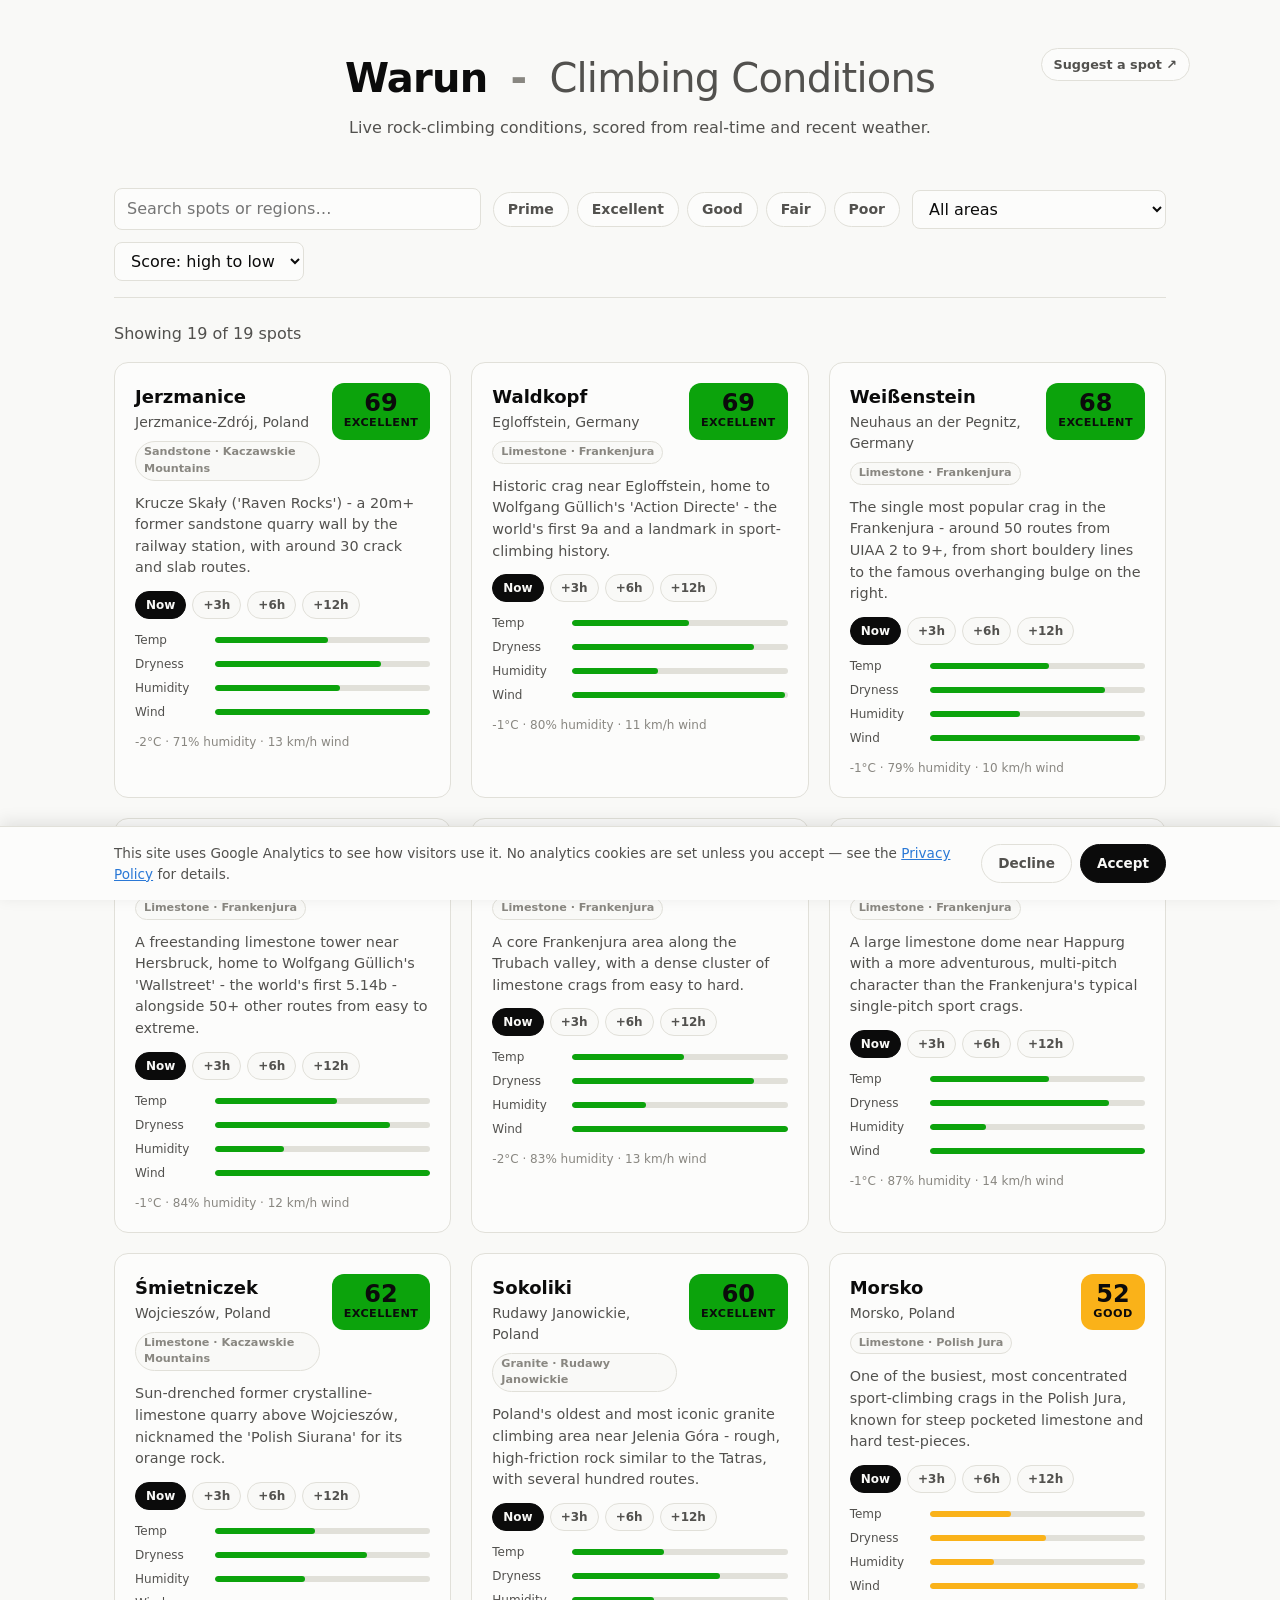
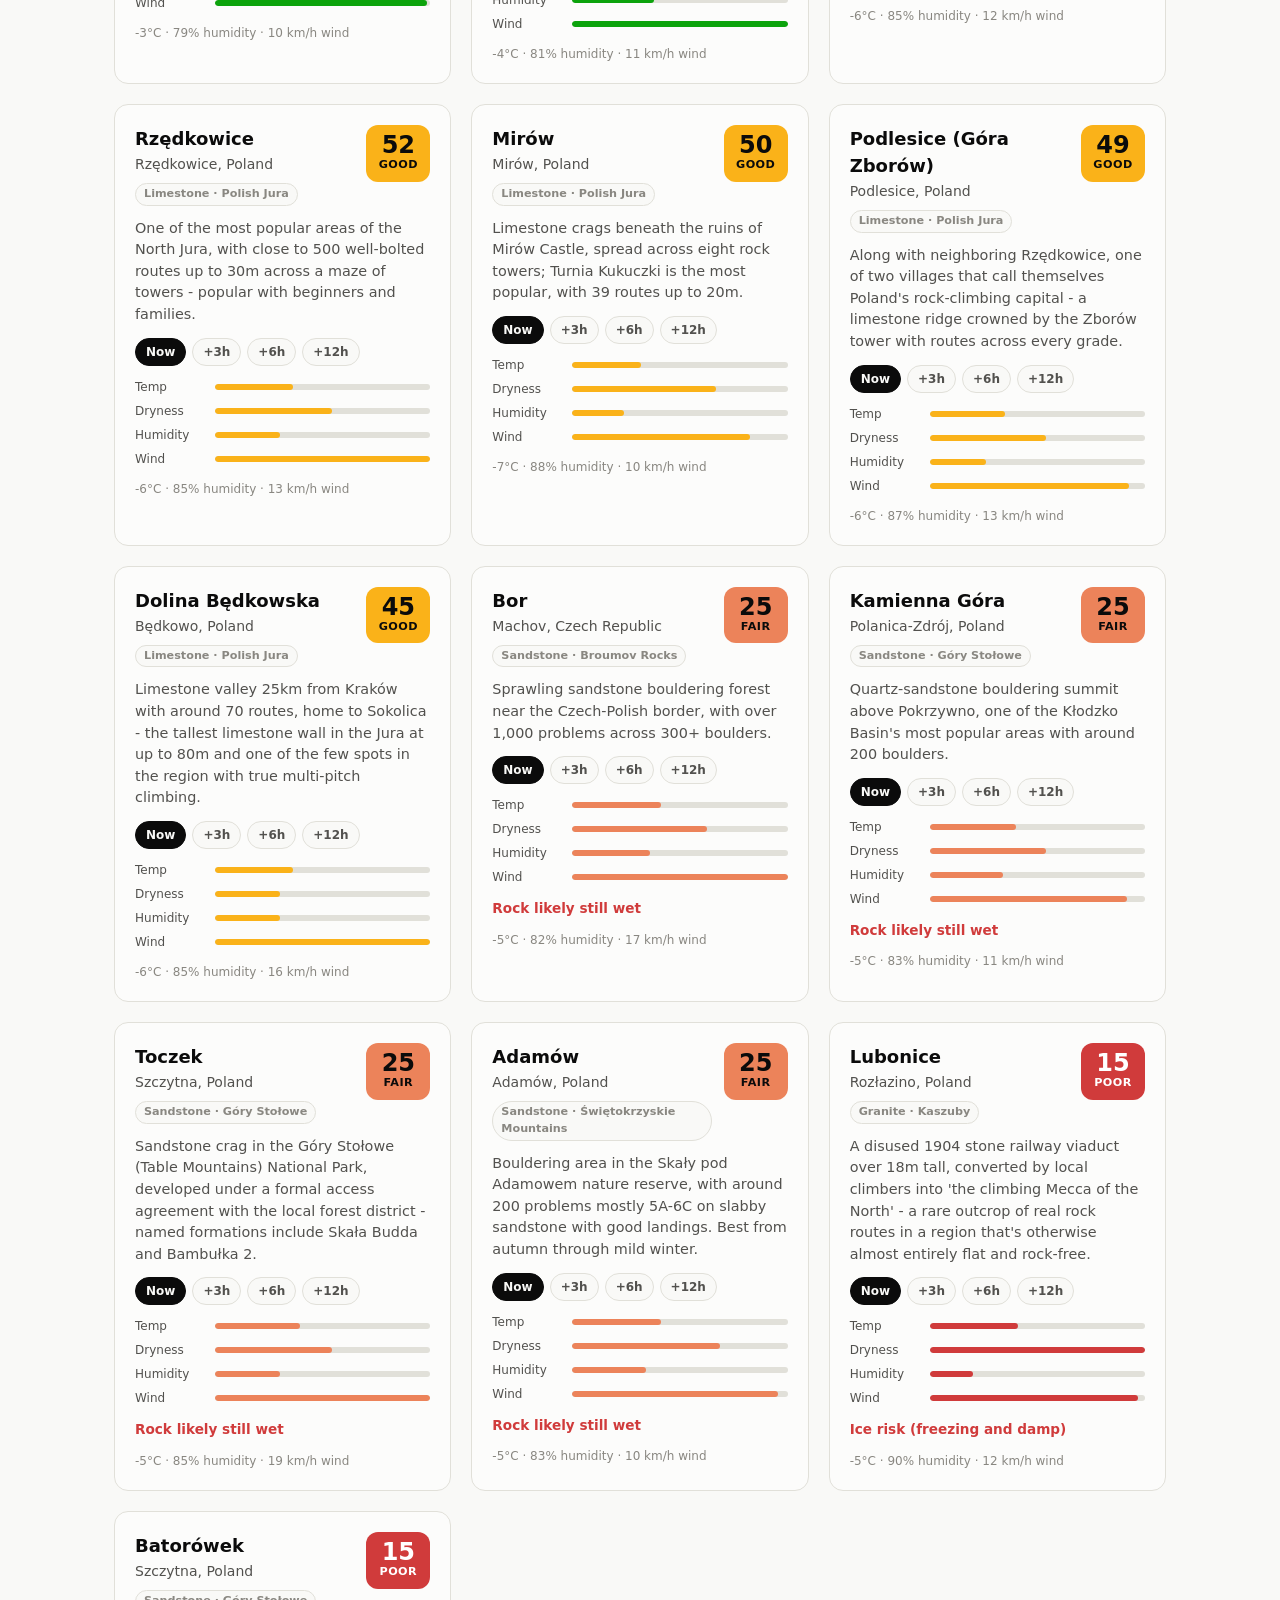
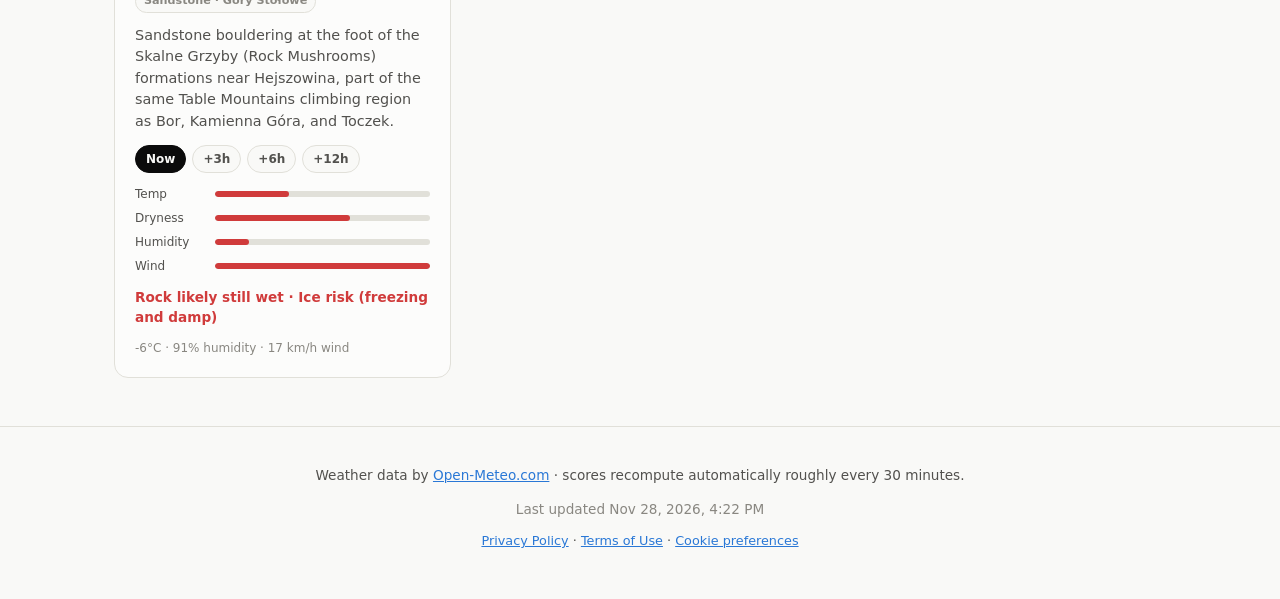
<file: index.html>
<!doctype html>
<html lang="en">
<head>
  <meta charset="UTF-8" />
  <meta name="viewport" content="width=device-width, initial-scale=1.0" />
  <title>Warun - Climbing Conditions</title>
  <meta name="description" content="Live climbing condition scores for outdoor rock-climbing spots worldwide, based on real-time and recent weather." />
  <link rel="icon" type="image/svg+xml" href="./assets/favicon.svg" />
  <link rel="stylesheet" href="./css/styles.css" />
</head>
<body>
  <header class="site-header">
    <div class="wrap">
      <a
        class="suggest-link"
        href="https://github.com/heesos/warun/issues/new?title=New%20climbing%20spot%20suggestion"
        target="_blank"
        rel="noopener"
      >Suggest a spot ↗</a>
      <h1>Warun <span class="tagline-sep">-</span> <span class="tagline">Climbing Conditions</span></h1>
      <p class="subtitle">Live rock-climbing conditions, scored from real-time and recent weather.</p>
    </div>
  </header>

  <main class="wrap">
    <section class="controls" aria-label="Filter and sort spots">
      <input
        type="search"
        id="search-input"
        class="search-input"
        placeholder="Search spots or regions…"
        aria-label="Search spots or regions"
      />

      <div class="band-filters" id="band-filters" role="group" aria-label="Filter by condition band">
        <button type="button" class="chip" data-band="Prime">Prime</button>
        <button type="button" class="chip" data-band="Excellent">Excellent</button>
        <button type="button" class="chip" data-band="Good">Good</button>
        <button type="button" class="chip" data-band="Fair">Fair</button>
        <button type="button" class="chip" data-band="Poor">Poor</button>
      </div>

      <select id="area-select" class="sort-select" aria-label="Filter by climbing area">
        <option value="">All areas</option>
      </select>

      <select id="sort-select" class="sort-select" aria-label="Sort spots">
        <option value="score-desc">Score: high to low</option>
        <option value="score-asc">Score: low to high</option>
        <option value="name-asc">Name: A–Z</option>
        <option value="region-asc">Region: A–Z</option>
      </select>
    </section>

    <p id="status-line" class="status-line" role="status"></p>

    <section id="spot-grid" class="spot-grid" aria-live="polite"></section>
  </main>

  <footer class="site-footer">
    <div class="wrap">
      <p>
        Weather data by <a href="https://open-meteo.com/" target="_blank" rel="noopener">Open-Meteo.com</a>
        &middot; scores recompute automatically roughly every 30 minutes.
      </p>
      <p id="last-updated" class="last-updated"></p>
      <p class="legal-links">
        <a href="./privacy.html">Privacy Policy</a>
        &middot; <a href="./terms.html">Terms of Use</a>
        &middot; <a href="#" id="cookie-settings-link">Cookie preferences</a>
      </p>
    </div>
  </footer>

  <div id="cookie-banner" class="cookie-banner" role="dialog" aria-label="Cookie consent" hidden>
    <div class="cookie-banner__wrap">
      <p class="cookie-banner__text">
        This site uses Google Analytics to see how visitors use it. No analytics cookies are set
        unless you accept &mdash; see the <a href="./privacy.html">Privacy Policy</a> for details.
      </p>
      <div class="cookie-banner__actions">
        <button type="button" class="cookie-btn cookie-btn--decline" id="cookie-decline">Decline</button>
        <button type="button" class="cookie-btn cookie-btn--accept" id="cookie-accept">Accept</button>
      </div>
    </div>
  </div>

  <template id="spot-card-template">
    <article class="spot-card">
      <header class="spot-card__header">
        <div>
          <h2 class="spot-card__name"></h2>
          <p class="spot-card__region"></p>
          <p class="spot-card__rock-type"></p>
        </div>
        <div class="score-badge">
          <span class="score-badge__value"></span>
          <span class="score-badge__band"></span>
        </div>
      </header>
      <p class="spot-card__description"></p>
      <div class="time-toggle" role="group" aria-label="Show score for">
        <button type="button" class="time-btn" data-offset="now" aria-pressed="true">Now</button>
        <button type="button" class="time-btn" data-offset="+3h" aria-pressed="false">+3h</button>
        <button type="button" class="time-btn" data-offset="+6h" aria-pressed="false">+6h</button>
        <button type="button" class="time-btn" data-offset="+12h" aria-pressed="false">+12h</button>
      </div>
      <ul class="sub-scores" aria-label="Score breakdown"></ul>
      <p class="spot-card__override" hidden></p>
      <p class="spot-card__meta"></p>
    </article>
  </template>

  <template id="sub-score-template">
    <li class="sub-score">
      <span class="sub-score__label"></span>
      <span class="sub-score__bar"><span class="sub-score__fill"></span></span>
    </li>
  </template>

  <script src="./js/app.js"></script>
  <script src="./js/consent.js"></script>
</body>
</html>
</file>
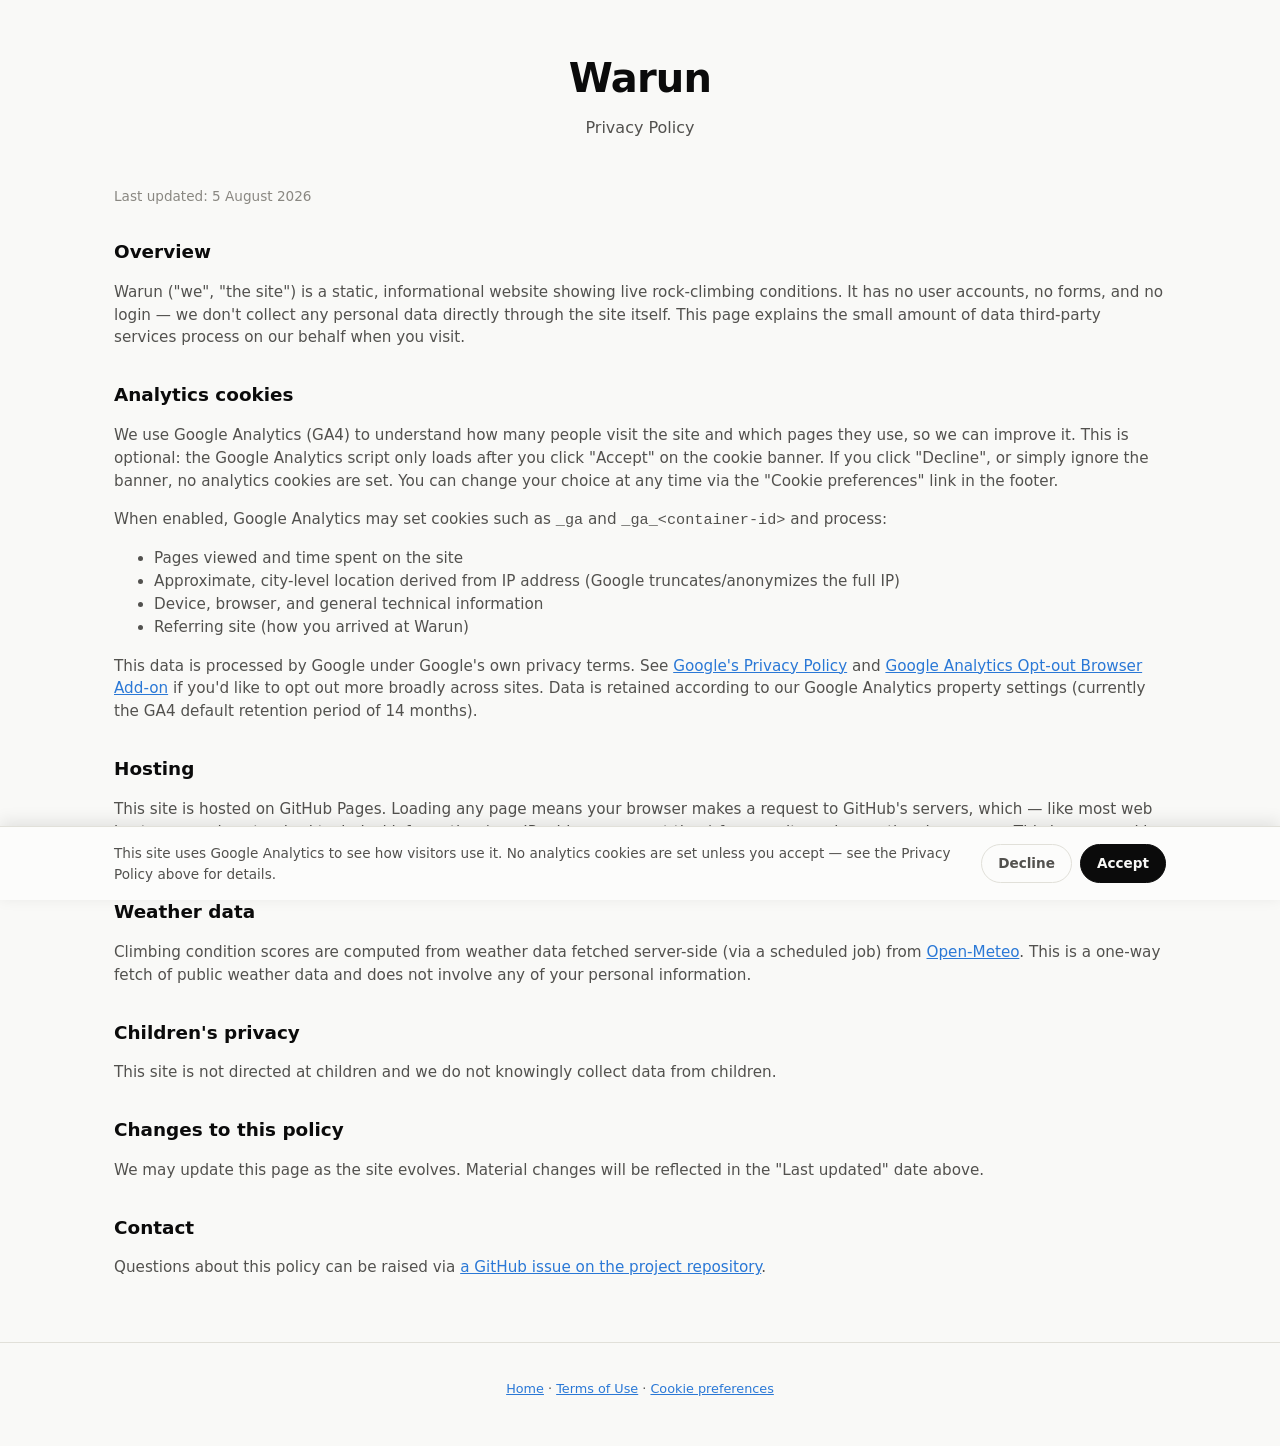
<file: privacy.html>
<!doctype html>
<html lang="en">
<head>
  <meta charset="UTF-8" />
  <meta name="viewport" content="width=device-width, initial-scale=1.0" />
  <title>Privacy Policy - Warun</title>
  <meta name="description" content="Privacy policy for Warun - Climbing Conditions." />
  <link rel="icon" type="image/svg+xml" href="./assets/favicon.svg" />
  <link rel="stylesheet" href="./css/styles.css" />
</head>
<body>
  <header class="site-header">
    <div class="wrap">
      <h1><a href="./index.html">Warun</a></h1>
      <p class="subtitle">Privacy Policy</p>
    </div>
  </header>

  <main class="wrap legal-content">
    <p class="updated-date">Last updated: 5 August 2026</p>

    <h2>Overview</h2>
    <p>
      Warun ("we", "the site") is a static, informational website showing live rock-climbing
      conditions. It has no user accounts, no forms, and no login — we don't collect any personal
      data directly through the site itself. This page explains the small amount of data
      third-party services process on our behalf when you visit.
    </p>

    <h2>Analytics cookies</h2>
    <p>
      We use Google Analytics (GA4) to understand how many people visit the site and which pages
      they use, so we can improve it. This is optional: the Google Analytics script only loads
      after you click "Accept" on the cookie banner. If you click "Decline", or simply ignore the
      banner, no analytics cookies are set. You can change your choice at any time via the "Cookie
      preferences" link in the footer.
    </p>
    <p>When enabled, Google Analytics may set cookies such as <code>_ga</code> and
      <code>_ga_&lt;container-id&gt;</code> and process:
    </p>
    <ul>
      <li>Pages viewed and time spent on the site</li>
      <li>Approximate, city-level location derived from IP address (Google truncates/anonymizes the full IP)</li>
      <li>Device, browser, and general technical information</li>
      <li>Referring site (how you arrived at Warun)</li>
    </ul>
    <p>
      This data is processed by Google under Google's own privacy terms. See
      <a href="https://policies.google.com/privacy" target="_blank" rel="noopener">Google's Privacy Policy</a>
      and <a href="https://tools.google.com/dlpage/gaoptout" target="_blank" rel="noopener">Google Analytics
      Opt-out Browser Add-on</a> if you'd like to opt out more broadly across sites. Data is retained
      according to our Google Analytics property settings (currently the GA4 default retention
      period of 14 months).
    </p>

    <h2>Hosting</h2>
    <p>
      This site is hosted on GitHub Pages. Loading any page means your browser makes a request to
      GitHub's servers, which — like most web hosts — may log standard technical information
      (e.g. IP address, request time) for security and operational purposes. This is governed by
      <a href="https://docs.github.com/en/site-policy/privacy-policies/github-general-privacy-statement" target="_blank" rel="noopener">GitHub's Privacy Statement</a>,
      not by us.
    </p>

    <h2>Weather data</h2>
    <p>
      Climbing condition scores are computed from weather data fetched server-side (via a scheduled
      job) from <a href="https://open-meteo.com/" target="_blank" rel="noopener">Open-Meteo</a>.
      This is a one-way fetch of public weather data and does not involve any of your personal
      information.
    </p>

    <h2>Children's privacy</h2>
    <p>This site is not directed at children and we do not knowingly collect data from children.</p>

    <h2>Changes to this policy</h2>
    <p>
      We may update this page as the site evolves. Material changes will be reflected in the "Last
      updated" date above.
    </p>

    <h2>Contact</h2>
    <p>
      Questions about this policy can be raised via
      <a href="https://github.com/heesos/warun/issues" target="_blank" rel="noopener">a GitHub issue on the project repository</a>.
    </p>
  </main>

  <footer class="site-footer">
    <div class="wrap">
      <p class="legal-links">
        <a href="./index.html">Home</a>
        &middot; <a href="./terms.html">Terms of Use</a>
        &middot; <a href="#" id="cookie-settings-link">Cookie preferences</a>
      </p>
    </div>
  </footer>

  <div id="cookie-banner" class="cookie-banner" role="dialog" aria-label="Cookie consent" hidden>
    <div class="cookie-banner__wrap">
      <p class="cookie-banner__text">
        This site uses Google Analytics to see how visitors use it. No analytics cookies are set
        unless you accept &mdash; see the Privacy Policy above for details.
      </p>
      <div class="cookie-banner__actions">
        <button type="button" class="cookie-btn cookie-btn--decline" id="cookie-decline">Decline</button>
        <button type="button" class="cookie-btn cookie-btn--accept" id="cookie-accept">Accept</button>
      </div>
    </div>
  </div>

  <script src="./js/consent.js"></script>
</body>
</html>
</file>
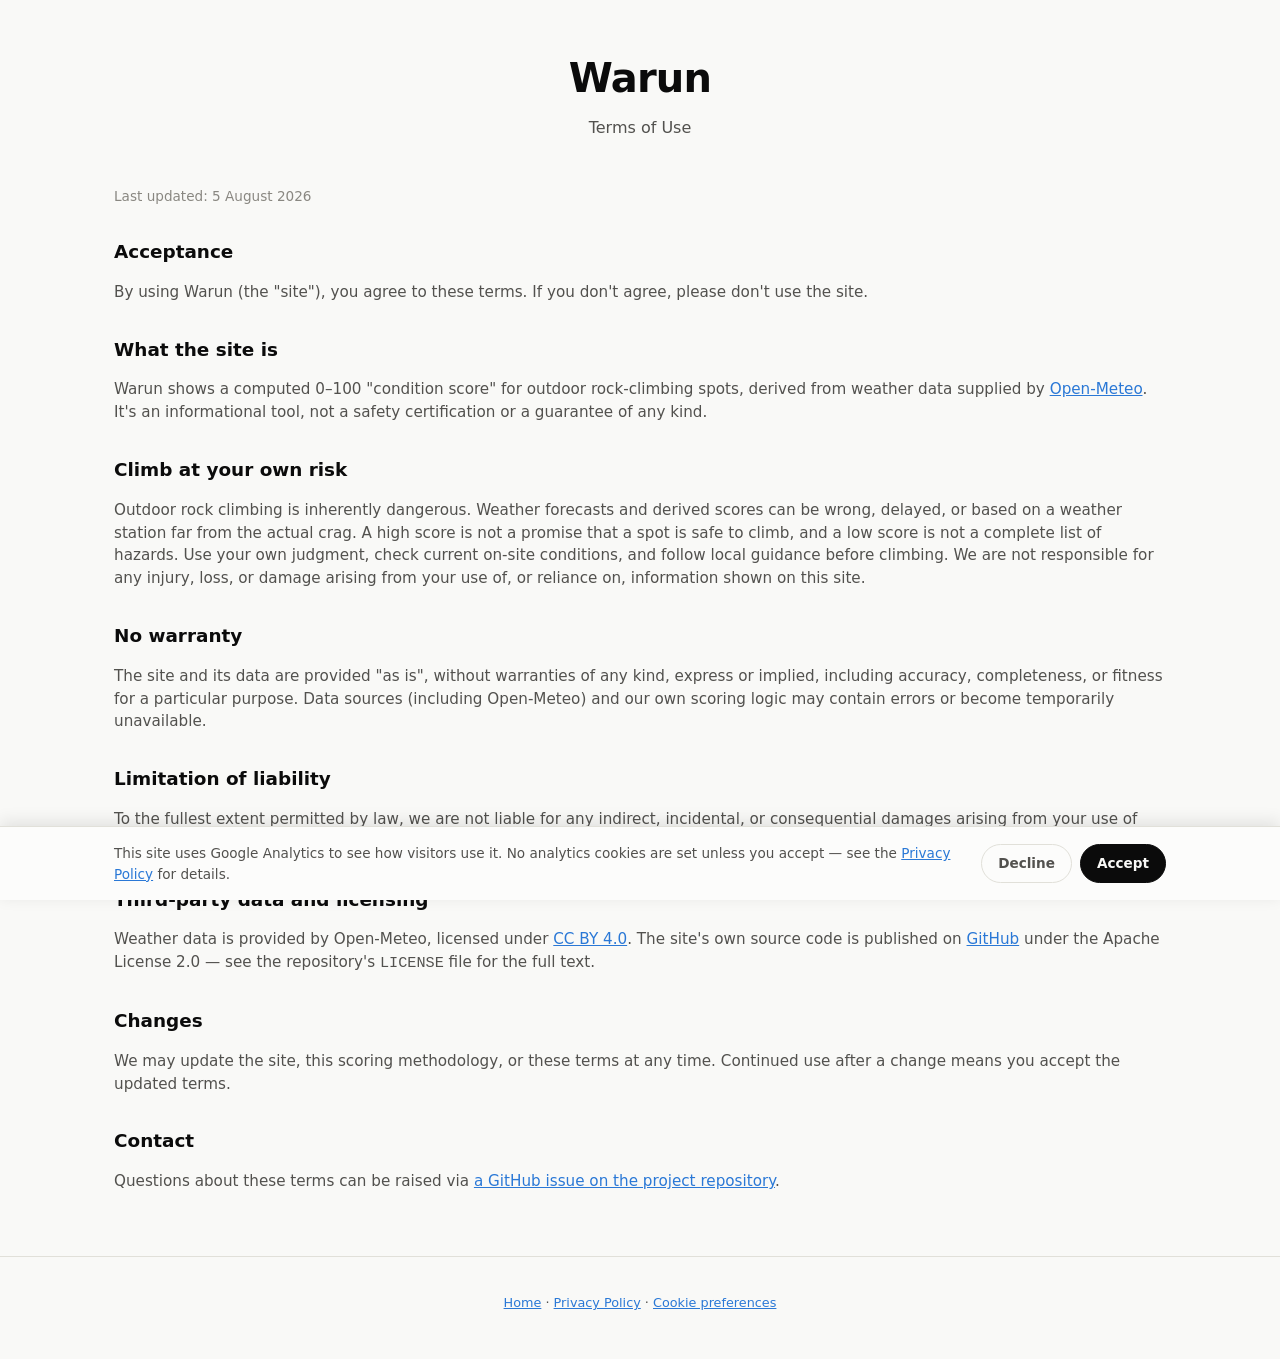
<file: terms.html>
<!doctype html>
<html lang="en">
<head>
  <meta charset="UTF-8" />
  <meta name="viewport" content="width=device-width, initial-scale=1.0" />
  <title>Terms of Use - Warun</title>
  <meta name="description" content="Terms of use for Warun - Climbing Conditions." />
  <link rel="icon" type="image/svg+xml" href="./assets/favicon.svg" />
  <link rel="stylesheet" href="./css/styles.css" />
</head>
<body>
  <header class="site-header">
    <div class="wrap">
      <h1><a href="./index.html">Warun</a></h1>
      <p class="subtitle">Terms of Use</p>
    </div>
  </header>

  <main class="wrap legal-content">
    <p class="updated-date">Last updated: 5 August 2026</p>

    <h2>Acceptance</h2>
    <p>
      By using Warun (the "site"), you agree to these terms. If you don't agree, please don't use
      the site.
    </p>

    <h2>What the site is</h2>
    <p>
      Warun shows a computed 0–100 "condition score" for outdoor rock-climbing spots, derived from
      weather data supplied by <a href="https://open-meteo.com/" target="_blank" rel="noopener">Open-Meteo</a>.
      It's an informational tool, not a safety certification or a guarantee of any kind.
    </p>

    <h2>Climb at your own risk</h2>
    <p>
      Outdoor rock climbing is inherently dangerous. Weather forecasts and derived scores can be
      wrong, delayed, or based on a weather station far from the actual crag. A high score is not a
      promise that a spot is safe to climb, and a low score is not a complete list of hazards. Use
      your own judgment, check current on-site conditions, and follow local guidance before
      climbing. We are not responsible for any injury, loss, or damage arising from your use of, or
      reliance on, information shown on this site.
    </p>

    <h2>No warranty</h2>
    <p>
      The site and its data are provided "as is", without warranties of any kind, express or
      implied, including accuracy, completeness, or fitness for a particular purpose. Data sources
      (including Open-Meteo) and our own scoring logic may contain errors or become temporarily
      unavailable.
    </p>

    <h2>Limitation of liability</h2>
    <p>
      To the fullest extent permitted by law, we are not liable for any indirect, incidental, or
      consequential damages arising from your use of the site.
    </p>

    <h2>Third-party data and licensing</h2>
    <p>
      Weather data is provided by Open-Meteo, licensed under
      <a href="https://creativecommons.org/licenses/by/4.0/" target="_blank" rel="noopener">CC BY 4.0</a>.
      The site's own source code is published on
      <a href="https://github.com/heesos/warun" target="_blank" rel="noopener">GitHub</a> under the
      Apache License 2.0 — see the repository's <code>LICENSE</code> file for the full text.
    </p>

    <h2>Changes</h2>
    <p>
      We may update the site, this scoring methodology, or these terms at any time. Continued use
      after a change means you accept the updated terms.
    </p>

    <h2>Contact</h2>
    <p>
      Questions about these terms can be raised via
      <a href="https://github.com/heesos/warun/issues" target="_blank" rel="noopener">a GitHub issue on the project repository</a>.
    </p>
  </main>

  <footer class="site-footer">
    <div class="wrap">
      <p class="legal-links">
        <a href="./index.html">Home</a>
        &middot; <a href="./privacy.html">Privacy Policy</a>
        &middot; <a href="#" id="cookie-settings-link">Cookie preferences</a>
      </p>
    </div>
  </footer>

  <div id="cookie-banner" class="cookie-banner" role="dialog" aria-label="Cookie consent" hidden>
    <div class="cookie-banner__wrap">
      <p class="cookie-banner__text">
        This site uses Google Analytics to see how visitors use it. No analytics cookies are set
        unless you accept &mdash; see the <a href="./privacy.html">Privacy Policy</a> for details.
      </p>
      <div class="cookie-banner__actions">
        <button type="button" class="cookie-btn cookie-btn--decline" id="cookie-decline">Decline</button>
        <button type="button" class="cookie-btn cookie-btn--accept" id="cookie-accept">Accept</button>
      </div>
    </div>
  </div>

  <script src="./js/consent.js"></script>
</body>
</html>
</file>
<file: css/styles.css>
:root {
  color-scheme: light;
  --page: #f9f9f7;
  --surface: #fcfcfb;
  --ink-primary: #0b0b0b;
  --ink-secondary: #52514e;
  --ink-muted: #898781;
  --hairline: #e1e0d9;
  --ring: rgba(11, 11, 11, 0.10);
  --accent: #2a78d6;

  --band-poor-fill: #d03b3b;
  --band-poor-text: #ffffff;
  --band-fair-fill: #ec835a;
  --band-fair-text: #0b0b0b;
  --band-good-fill: #fab219;
  --band-good-text: #0b0b0b;
  --band-excellent-fill: #0ca30c;
  --band-excellent-text: #0b0b0b;
  --band-prime-fill: #2a78d6;
  --band-prime-text: #0b0b0b;
}

@media (prefers-color-scheme: dark) {
  :root {
    color-scheme: dark;
    --page: #0d0d0d;
    --surface: #1a1a19;
    --ink-primary: #ffffff;
    --ink-secondary: #c3c2b7;
    --ink-muted: #898781;
    --hairline: #2c2c2a;
    --ring: rgba(255, 255, 255, 0.10);
    --accent: #3987e5;

    --band-poor-fill: #e66767;
    --band-poor-text: #1a1a19;
    --band-fair-fill: #ec835a;
    --band-fair-text: #1a1a19;
    --band-good-fill: #fab219;
    --band-good-text: #1a1a19;
    --band-excellent-fill: #199e70;
    --band-excellent-text: #ffffff;
    --band-prime-fill: #3987e5;
    --band-prime-text: #1a1a19;
  }
}

* {
  box-sizing: border-box;
}

body {
  margin: 0;
  font-family: system-ui, -apple-system, "Segoe UI", sans-serif;
  background: var(--page);
  color: var(--ink-primary);
  line-height: 1.5;
}

.wrap {
  max-width: 1100px;
  margin: 0 auto;
  padding: 0 24px;
}

a {
  color: var(--accent);
}

/* Header */

.site-header {
  padding: 48px 0 32px;
  text-align: center;
}

.site-header .wrap {
  position: relative;
}

.suggest-link {
  position: absolute;
  top: 0;
  right: 0;
  font-size: 0.8rem;
  font-weight: 600;
  color: var(--ink-secondary);
  text-decoration: none;
  padding: 6px 12px;
  border-radius: 999px;
  border: 1px solid var(--hairline);
  background: var(--surface);
}

.suggest-link:hover {
  color: var(--ink-primary);
  border-color: var(--ink-primary);
}

.site-header h1 {
  margin: 0 0 8px;
  font-size: clamp(1.75rem, 1.4rem + 1.5vw, 2.5rem);
  letter-spacing: -0.02em;
}

.site-header h1 a {
  color: inherit;
  text-decoration: none;
}

.tagline-sep {
  color: var(--ink-muted);
  padding: 0 0.25em;
}

.tagline {
  font-weight: 500;
  color: var(--ink-secondary);
}

.subtitle {
  margin: 0;
  color: var(--ink-secondary);
  font-size: 1rem;
}

/* Controls */

.controls {
  display: flex;
  flex-wrap: wrap;
  align-items: center;
  gap: 12px;
  padding: 16px 0;
  border-bottom: 1px solid var(--hairline);
  margin-bottom: 24px;
}

.search-input,
.sort-select {
  font: inherit;
  padding: 8px 12px;
  border-radius: 8px;
  border: 1px solid var(--hairline);
  background: var(--surface);
  color: var(--ink-primary);
}

.search-input {
  flex: 1 1 220px;
  min-width: 0;
}

.sort-select {
  flex: 0 0 auto;
}

.band-filters {
  display: flex;
  flex-wrap: wrap;
  gap: 8px;
}

.chip {
  font: inherit;
  font-size: 0.875rem;
  font-weight: 600;
  padding: 6px 14px;
  border-radius: 999px;
  border: 1px solid var(--hairline);
  background: var(--surface);
  color: var(--ink-secondary);
  cursor: pointer;
}

.chip[aria-pressed="true"] {
  background: var(--ink-primary);
  color: var(--page);
  border-color: var(--ink-primary);
}

.status-line {
  color: var(--ink-secondary);
  min-height: 1.5em;
}

/* Card grid */

.spot-grid {
  display: grid;
  grid-template-columns: repeat(auto-fill, minmax(280px, 1fr));
  gap: 20px;
  padding-bottom: 48px;
}

.empty-state {
  text-align: center;
  color: var(--ink-secondary);
  padding: 48px 24px;
  border: 1px dashed var(--hairline);
  border-radius: 12px;
}

.spot-card {
  background: var(--surface);
  border: 1px solid var(--hairline);
  border-radius: 14px;
  padding: 20px;
  display: flex;
  flex-direction: column;
  gap: 12px;
}

.spot-card__header {
  display: flex;
  justify-content: space-between;
  align-items: flex-start;
  gap: 12px;
}

.spot-card__name {
  margin: 0;
  font-size: 1.125rem;
}

.spot-card__region {
  margin: 2px 0 0;
  font-size: 0.875rem;
  color: var(--ink-secondary);
}

.spot-card__rock-type {
  display: inline-block;
  margin: 8px 0 0;
  padding: 2px 8px;
  border-radius: 999px;
  background: var(--page);
  border: 1px solid var(--hairline);
  font-size: 0.7rem;
  font-weight: 600;
  color: var(--ink-muted);
}

.spot-card__rock-type:empty {
  display: none;
}

.spot-card__description {
  margin: 0;
  font-size: 0.9rem;
  color: var(--ink-secondary);
}

.spot-card__override {
  margin: 0;
  font-size: 0.85rem;
  font-weight: 600;
  color: var(--band-poor-fill);
}

.spot-card__meta {
  margin: 0;
  font-size: 0.75rem;
  color: var(--ink-muted);
}

/* Score badge */

.score-badge {
  flex: 0 0 auto;
  display: flex;
  flex-direction: column;
  align-items: center;
  justify-content: center;
  min-width: 64px;
  padding: 8px 12px;
  border-radius: 12px;
  text-align: center;
}

.score-badge__value {
  font-size: 1.5rem;
  font-weight: 700;
  line-height: 1;
}

.score-badge__band {
  font-size: 0.7rem;
  font-weight: 600;
  text-transform: uppercase;
  letter-spacing: 0.04em;
}

.band-poor .score-badge,
.band-poor .sub-score__fill {
  background: var(--band-poor-fill);
  color: var(--band-poor-text);
}
.band-fair .score-badge,
.band-fair .sub-score__fill {
  background: var(--band-fair-fill);
  color: var(--band-fair-text);
}
.band-good .score-badge,
.band-good .sub-score__fill {
  background: var(--band-good-fill);
  color: var(--band-good-text);
}
.band-excellent .score-badge,
.band-excellent .sub-score__fill {
  background: var(--band-excellent-fill);
  color: var(--band-excellent-text);
}
.band-prime .score-badge,
.band-prime .sub-score__fill {
  background: var(--band-prime-fill);
  color: var(--band-prime-text);
}

/* Time toggle (Now / +3h / +6h / +12h) */

.time-toggle {
  display: flex;
  flex-wrap: wrap;
  gap: 6px;
}

.time-btn {
  font: inherit;
  font-size: 0.75rem;
  font-weight: 600;
  padding: 4px 10px;
  border-radius: 999px;
  border: 1px solid var(--hairline);
  background: var(--page);
  color: var(--ink-secondary);
  cursor: pointer;
}

.time-btn[aria-pressed="true"] {
  background: var(--ink-primary);
  color: var(--page);
  border-color: var(--ink-primary);
}

.time-btn:disabled {
  opacity: 0.4;
  cursor: not-allowed;
}

/* Sub-score bars */

.sub-scores {
  list-style: none;
  margin: 0;
  padding: 0;
  display: grid;
  gap: 6px;
}

.sub-score {
  display: grid;
  grid-template-columns: 72px 1fr;
  align-items: center;
  gap: 8px;
  font-size: 0.75rem;
  color: var(--ink-secondary);
}

.sub-score__bar {
  display: block;
  height: 6px;
  border-radius: 999px;
  background: var(--hairline);
  overflow: hidden;
}

.sub-score__fill {
  display: block;
  height: 100%;
  border-radius: 999px;
}

/* Footer */

.site-footer {
  border-top: 1px solid var(--hairline);
  padding: 24px 0 48px;
  color: var(--ink-secondary);
  font-size: 0.85rem;
  text-align: center;
}

.last-updated {
  margin: 4px 0 0;
  color: var(--ink-muted);
}

.legal-links {
  margin: 12px 0 0;
  font-size: 0.8rem;
}

/* Cookie consent banner */

.cookie-banner {
  position: fixed;
  left: 0;
  right: 0;
  bottom: 0;
  z-index: 100;
  background: var(--surface);
  border-top: 1px solid var(--hairline);
  box-shadow: 0 -4px 16px var(--ring);
}

.cookie-banner__wrap {
  max-width: 1100px;
  margin: 0 auto;
  padding: 16px 24px;
  display: flex;
  flex-wrap: wrap;
  align-items: center;
  gap: 16px;
}

.cookie-banner__text {
  flex: 1 1 320px;
  margin: 0;
  font-size: 0.85rem;
  color: var(--ink-secondary);
}

.cookie-banner__actions {
  display: flex;
  gap: 8px;
  flex: 0 0 auto;
}

.cookie-btn {
  font: inherit;
  font-size: 0.85rem;
  font-weight: 600;
  padding: 8px 16px;
  border-radius: 999px;
  cursor: pointer;
  border: 1px solid var(--hairline);
}

.cookie-btn--decline {
  background: var(--surface);
  color: var(--ink-secondary);
}

.cookie-btn--accept {
  background: var(--ink-primary);
  color: var(--page);
  border-color: var(--ink-primary);
}

/* Legal pages (privacy, terms) */

.legal-content {
  padding-bottom: 48px;
}

.legal-content h2 {
  font-size: 1.15rem;
  margin: 32px 0 8px;
}

.legal-content h2:first-child {
  margin-top: 0;
}

.legal-content p,
.legal-content li {
  color: var(--ink-secondary);
  font-size: 0.95rem;
}

.legal-content .updated-date {
  color: var(--ink-muted);
  font-size: 0.85rem;
}

@media (max-width: 640px) {
  .controls {
    flex-direction: column;
    align-items: stretch;
  }

  .sort-select {
    width: 100%;
  }

  .suggest-link {
    position: static;
    display: inline-block;
    margin-bottom: 16px;
  }

  .cookie-banner__wrap {
    flex-direction: column;
    align-items: stretch;
  }

  .cookie-banner__actions {
    justify-content: flex-end;
  }
}
</file>
